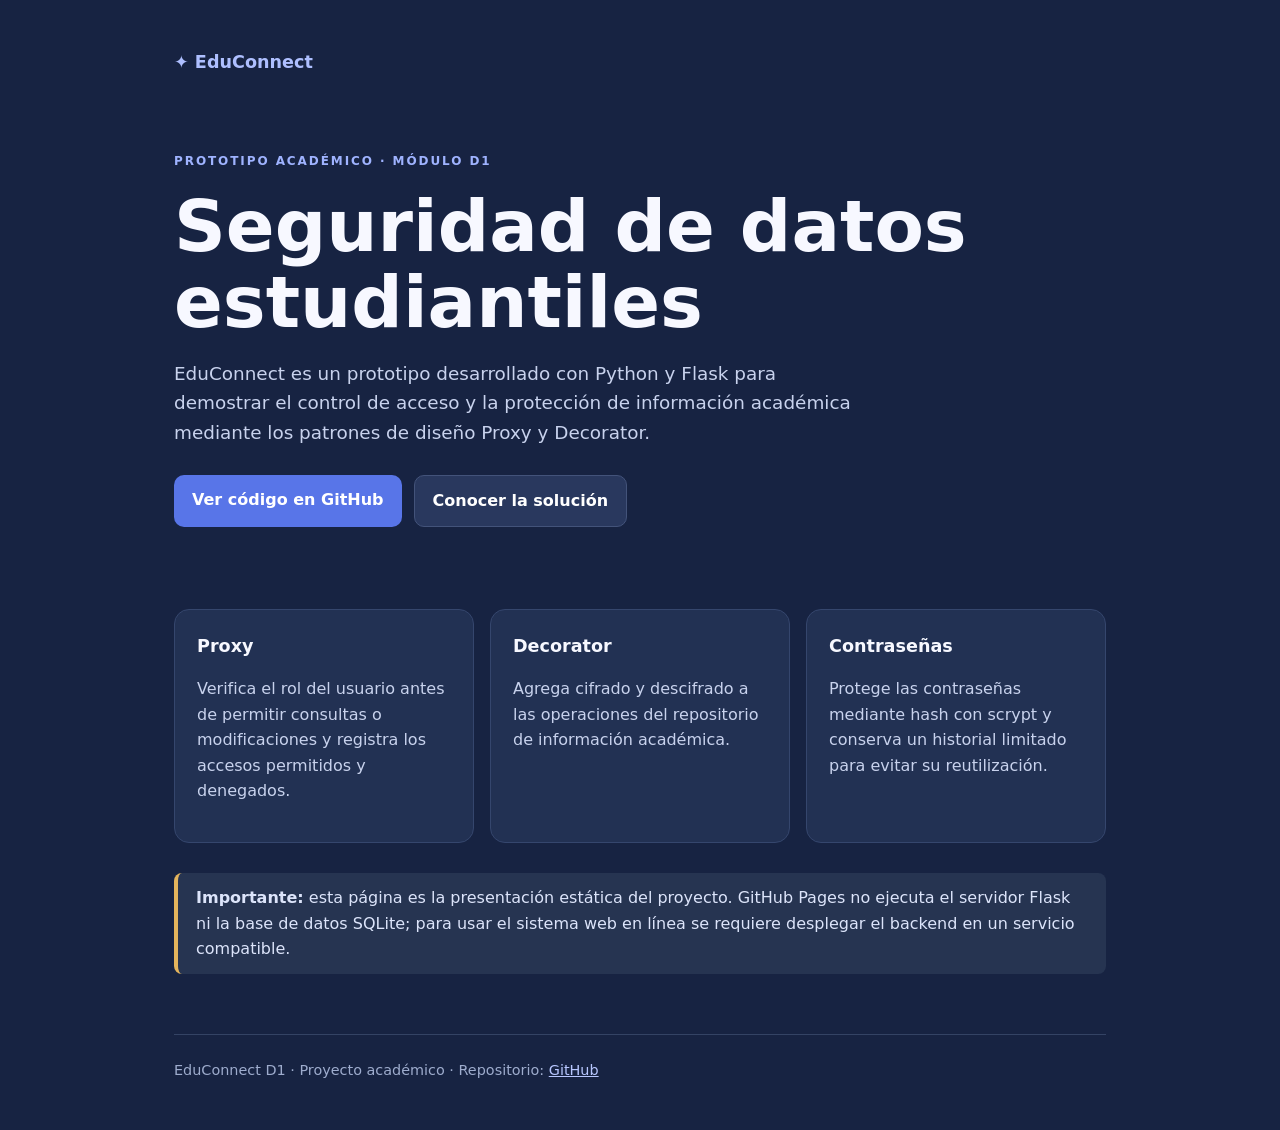
<file: docs/index.html>
<!doctype html>
<html lang="es">
<head>
  <meta charset="utf-8"><meta name="viewport" content="width=device-width,initial-scale=1">
  <meta name="description" content="EduConnect D1: prototipo académico de seguridad de datos con Proxy y Decorator.">
  <title>EduConnect D1 | Seguridad de datos</title>
  <style>
    *{box-sizing:border-box}body{margin:0;font-family:Inter,system-ui,Arial,sans-serif;background:#172342;color:#f7f8ff;line-height:1.6}
    .wrap{max-width:980px;margin:auto;padding:48px 24px}.brand{font-weight:800;font-size:1.1rem;color:#aebfff}.hero{padding:76px 0 52px}.tag{color:#9fb3ff;text-transform:uppercase;letter-spacing:.16em;font-size:.75rem;font-weight:700}h1{font-size:clamp(2.4rem,7vw,4.5rem);line-height:1.05;margin:18px 0}p{color:#c8d2ed}.lead{font-size:1.15rem;max-width:700px}.actions{display:flex;gap:12px;flex-wrap:wrap;margin-top:28px}.btn{display:inline-block;padding:12px 18px;border-radius:10px;background:#5875e8;color:white;text-decoration:none;font-weight:700}.btn.alt{background:#29385e;border:1px solid #43537a}.grid{display:grid;grid-template-columns:repeat(auto-fit,minmax(220px,1fr));gap:16px;margin:30px 0}.card{background:#223153;border:1px solid #35466d;border-radius:15px;padding:22px}.card h2{font-size:1.1rem;margin-top:0}.note{border-left:4px solid #e4b45c;padding:12px 18px;background:#263451;border-radius:8px;color:#dce4fa}footer{border-top:1px solid #344364;padding-top:24px;margin-top:60px;color:#9eaccd;font-size:.9rem}
  </style>
</head>
<body><main class="wrap">
  <div class="brand">✦ EduConnect</div>
  <section class="hero"><div class="tag">Prototipo académico · Módulo D1</div><h1>Seguridad de datos estudiantiles</h1>
    <p class="lead">EduConnect es un prototipo desarrollado con Python y Flask para demostrar el control de acceso y la protección de información académica mediante los patrones de diseño Proxy y Decorator.</p>
    <div class="actions"><a class="btn" href="https://github.com/estefaniamc2006/EduConnect-D1">Ver código en GitHub</a><a class="btn alt" href="#arquitectura">Conocer la solución</a></div>
  </section>
  <section id="arquitectura"><div class="grid">
    <article class="card"><h2>Proxy</h2><p>Verifica el rol del usuario antes de permitir consultas o modificaciones y registra los accesos permitidos y denegados.</p></article>
    <article class="card"><h2>Decorator</h2><p>Agrega cifrado y descifrado a las operaciones del repositorio de información académica.</p></article>
    <article class="card"><h2>Contraseñas</h2><p>Protege las contraseñas mediante hash con scrypt y conserva un historial limitado para evitar su reutilización.</p></article>
  </div></section>
  <p class="note"><strong>Importante:</strong> esta página es la presentación estática del proyecto. GitHub Pages no ejecuta el servidor Flask ni la base de datos SQLite; para usar el sistema web en línea se requiere desplegar el backend en un servicio compatible.</p>
  <footer>EduConnect D1 · Proyecto académico · Repositorio: <a style="color:#b8c7ff" href="https://github.com/estefaniamc2006/EduConnect-D1">GitHub</a></footer>
</main></body></html>
</file>
